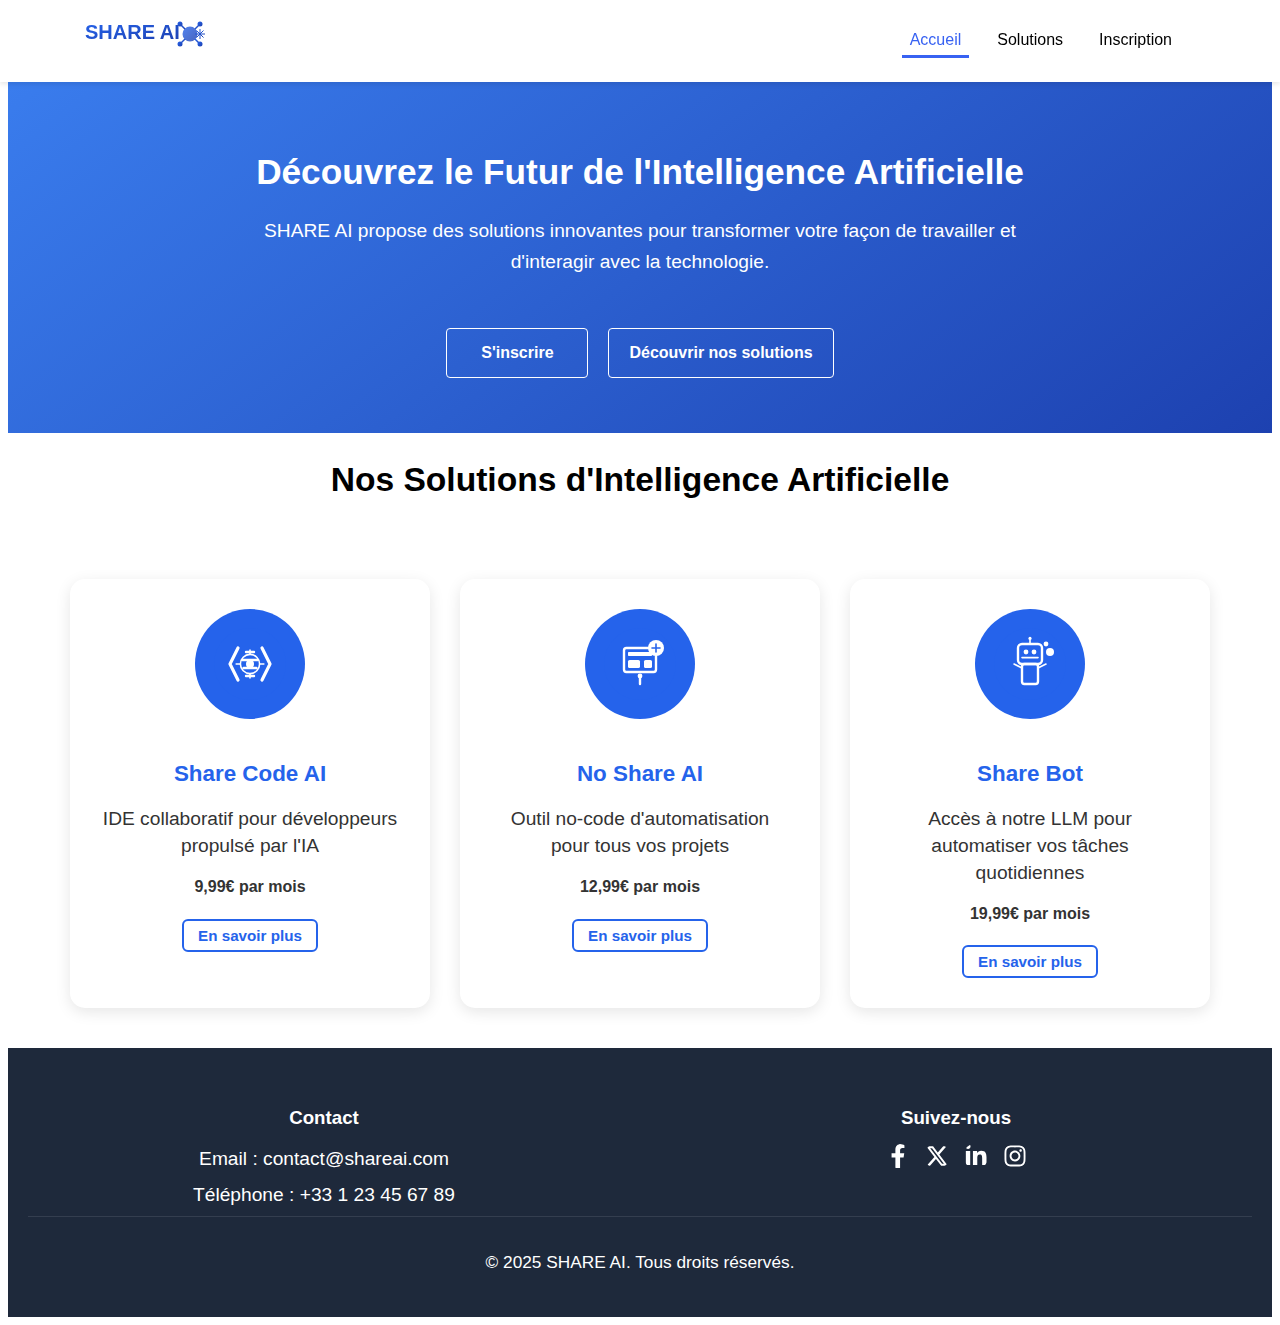
<file: index.html>
<!DOCTYPE html>
<html lang="fr">

<head>
    <meta charset="UTF-8">
    <meta name="viewport" content="width=device-width, initial-scale=1.0">
    <link rel="stylesheet" href="styles/accueil.css">
    <!-- titre de la page -->
    <title>SHARE AI - Solutions d'Intelligence Artificielle</title>
</head>

<body>
    <header>
        <div class="header-container">
            <!-- Ici on retrouve le logo et la nav-->
            <div class="logo">
                <!--Le logo du site-->
                <img src="images/logo.svg" alt="logo"><br>


            </div>
            <nav><!-- Ici on retrouve la nav-->
                <ul>
                    <li><a href="accueil.html" class="active">Accueil</a></li>
                    <li><a href="solutions.html">Solutions</a></li>
                    <li><a href="inscription.html">Inscription</a></li>
                </ul>
            </nav>
        </div>
    </header>

    <!--La partie main-->
    <main>
        <section class="banner">
            <div class="banner-content">
                <h2>Découvrez le Futur de l'Intelligence Artificielle</h2>
                <p>
                    SHARE AI propose des solutions innovantes pour transformer votre façon de travailler et <br>
                    d'interagir avec la technologie.
                </p>
                <div class="banner-buttons">
                    <a class="btn" href="inscription.html">S'inscrire</a>
                    <a class="bouton2" href="solutions.html">Découvrir nos solutions</a>
        </section>

        <section>
            <h2 class="titre-solutions">Nos Solutions d'Intelligence Artificielle</h2>

            <section class="grid-container">
                <!-- l'alt de l'image est pour l'accessibilité -->
                <div class="grid-item">
                    <img src="images/share-code-ai-logo.svg" height="80px" alt="share code">
                    <h2>Share Code AI</h2>
                    <p>IDE collaboratif pour développeurs propulsé par l'IA</p>
                    <p class="prix">9,99€ par mois</p>
                    <a class="btn" href="solutions.html" >En savoir plus</a>
                </div>

                <div class="grid-item">
                    <img src="images/no-share-ai-logo.svg" height="80px" alt="no share">
                    <h2>No Share AI</h2>
                    <p>Outil no-code d'automatisation pour tous vos projets</p>
                    <p class="prix">12,99€ par mois</p>
                    <a class="btn" href="solutions2.html">En savoir plus</a>
                </div>

                <div class="grid-item">
                    <img src="images/share-bot-logo.svg" height="80px" alt="share bot">
                    <h2>Share Bot</h2>
                    <p>Accès à notre LLM pour automatiser vos tâches quotidiennes
                    <p class="prix">19,99€ par mois</p>
                    <a class="btn" href="solutions3.html">En savoir plus</a>
                </div>
            </section>
    </main> <!--Fin de la partie main -->

    <footer class="footer"> <!-- Partie footer -->
        <div class="footer-content">
            <div class="footer-section">
                <h3>Contact</h3>
                <p>Email : contact@shareai.com</p>
                <p>Téléphone : +33 1 23 45 67 89</p>
            </div>
            <div class="footer-section">
                <h3>Suivez-nous</h3>
                <div class="social-icons">
                    <a href="#"><img src="images/facebook.svg" alt="Facebook"></a>
                    <a href="#"><img src="images/x.svg" alt="Twitter"></a>
                    <a href="#"><img src="images/linkedin.svg" alt="LinkedIn"></a>
                    <a href="#"><img src="images/instagram.svg" alt="Instagram"></a>
                </div>
            </div>
        </div>
        <div class="footer-bottom">
            <p class="Copyright">© 2025 SHARE AI. Tous droits réservés.</p>
        </div>
    </footer> <!-- Fin de la partie footer-->
</body>

</html>
</file>
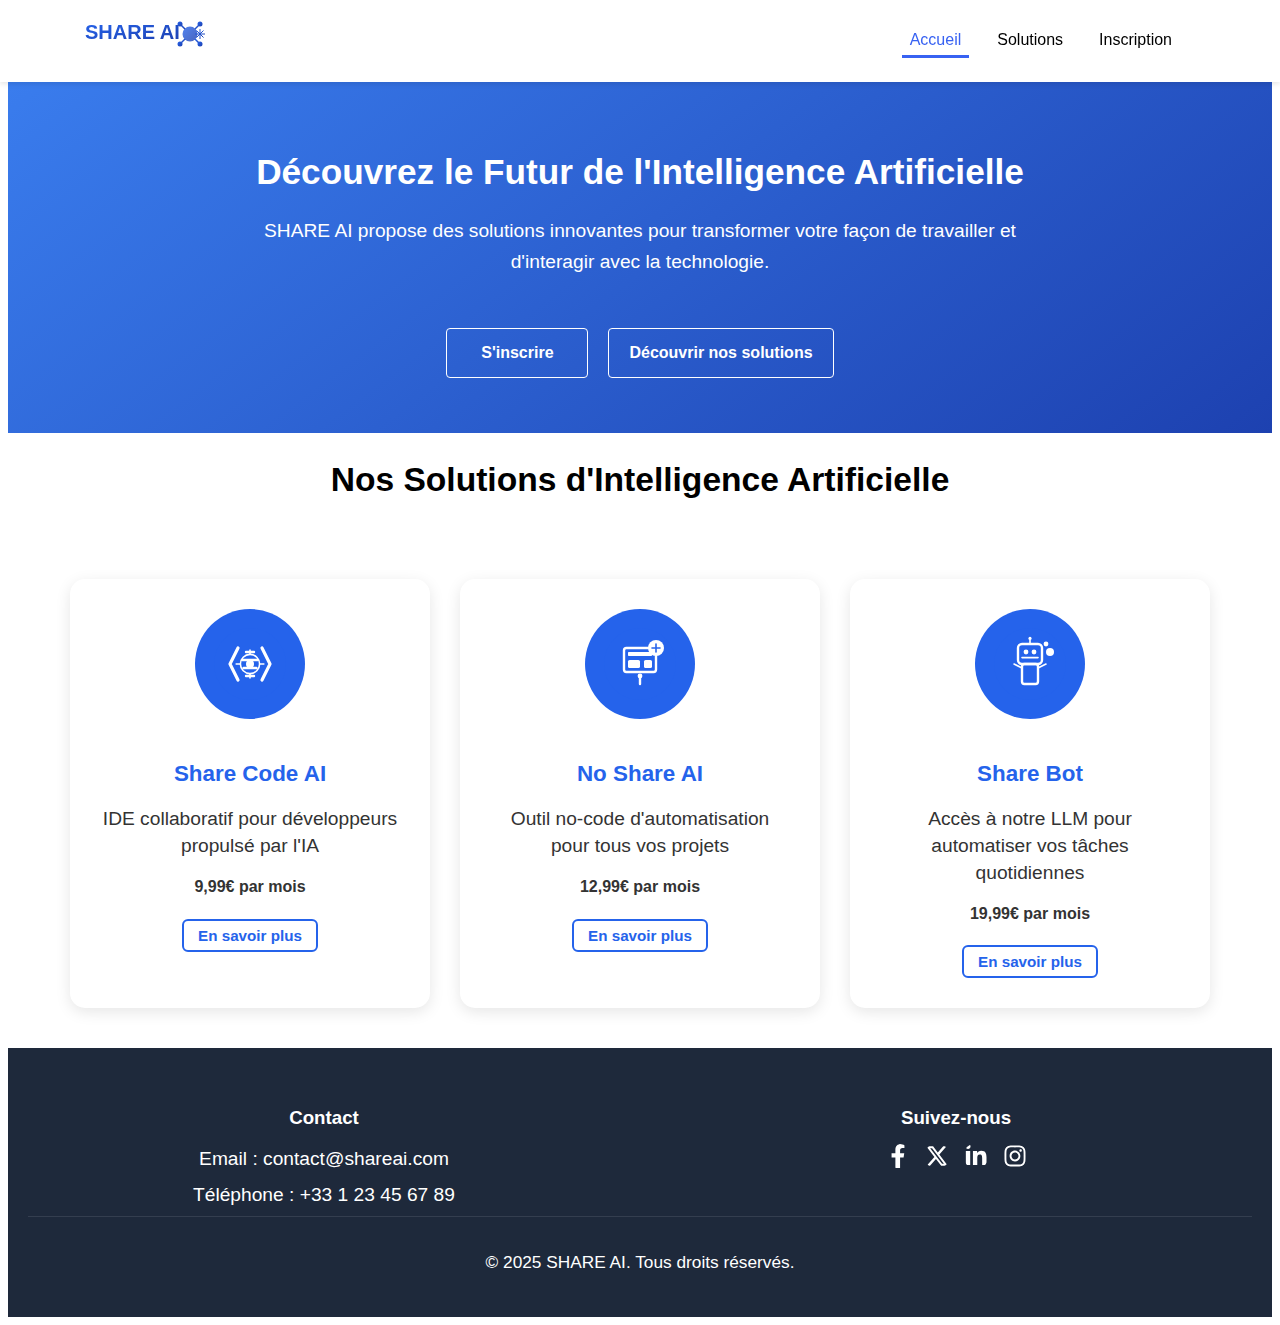
<file: accueil.html>
<!DOCTYPE html>
<html lang="fr">

<head>
    <meta charset="UTF-8">
    <meta name="viewport" content="width=device-width, initial-scale=1.0">
    <link rel="stylesheet" href="styles/accueil.css">
    <!-- titre de la page -->
    <title>SHARE AI - Solutions d'Intelligence Artificielle</title>
</head>

<body>
    <header>
        <div class="header-container">
            <!-- Ici on retrouve le logo et la nav-->
            <div class="logo">
                <!--Le logo du site-->
                <img src="../images/logo.svg" alt="logo"><br>

            </div>
            <nav><!-- Ici on retrouve la nav-->
                <ul>
                    <li><a href="accueil.html" class="active">Accueil</a></li>
                    <li><a href="solutions.html">Solutions</a></li>
                    <li><a href="inscription.html">Inscription</a></li>
                </ul>
            </nav>
        </div>
    </header>

    <!--La partie main-->
    <main>
        <section class="banner">
            <div class="banner-content">
                <h2>Découvrez le Futur de l'Intelligence Artificielle</h2>
                <p>
                    SHARE AI propose des solutions innovantes pour transformer votre façon de travailler et <br>
                    d'interagir avec la technologie.
                </p>
                <div class="banner-buttons">
                    <a class="btn" href="/inscription.html">S'inscrire</a>
                    <a class="bouton2" href="/solutions.html">Découvrir nos solutions</a>
        </section>

        <section>
            <h2 class="titre-solutions">Nos Solutions d'Intelligence Artificielle</h2>

            <section class="grid-container">
                <!-- l'alt de l'image est pour l'accessibilité -->
                <div class="grid-item">
                    <img src="../images/share-code-ai-logo.svg" height="80px" alt="share code">
                    <h2>Share Code AI</h2>
                    <p>IDE collaboratif pour développeurs propulsé par l'IA</p>
                    <p class="prix">9,99€ par mois</p>
                    <a class="btn" href="/solutions.html" >En savoir plus</a>
                </div>

                <div class="grid-item">
                    <img src="../images/no-share-ai-logo.svg" height="80px" alt="no share">
                    <h2>No Share AI</h2>
                    <p>Outil no-code d'automatisation pour tous vos projets</p>
                    <p class="prix">12,99€ par mois</p>
                    <a class="btn" href="/solutions2.html">En savoir plus</a>
                </div>

                <div class="grid-item">
                    <img src="../images/share-bot-logo.svg" height="80px" alt="share bot">
                    <h2>Share Bot</h2>
                    <p>Accès à notre LLM pour automatiser vos tâches quotidiennes
                    <p class="prix">19,99€ par mois</p>
                    <a class="btn" href="/solutions3.html">En savoir plus</a>
                </div>
            </section>
    </main> <!--Fin de la partie main -->

    <footer class="footer"> <!-- Partie footer -->
        <div class="footer-content">
            <div class="footer-section">
                <h3>Contact</h3>
                <p>Email : contact@shareai.com</p>
                <p>Téléphone : +33 1 23 45 67 89</p>
            </div>
            <div class="footer-section">
                <h3>Suivez-nous</h3>
                <div class="social-icons">
                    <a href="#"><img src="../images/facebook.svg" alt="Facebook"></a>
                    <a href="#"><img src="../images/x.svg" alt="Twitter"></a>
                    <a href="#"><img src="../images/linkedin.svg" alt="LinkedIn"></a>
                    <a href="#"><img src="../images/instagram.svg" alt="Instagram"></a>
                </div>
            </div>
        </div>
        <div class="footer-bottom">
            <p class="Copyright">© 2025 SHARE AI. Tous droits réservés.</p>
        </div>
    </footer> <!-- Fin de la partie footer-->
</body>

</html>
</file>
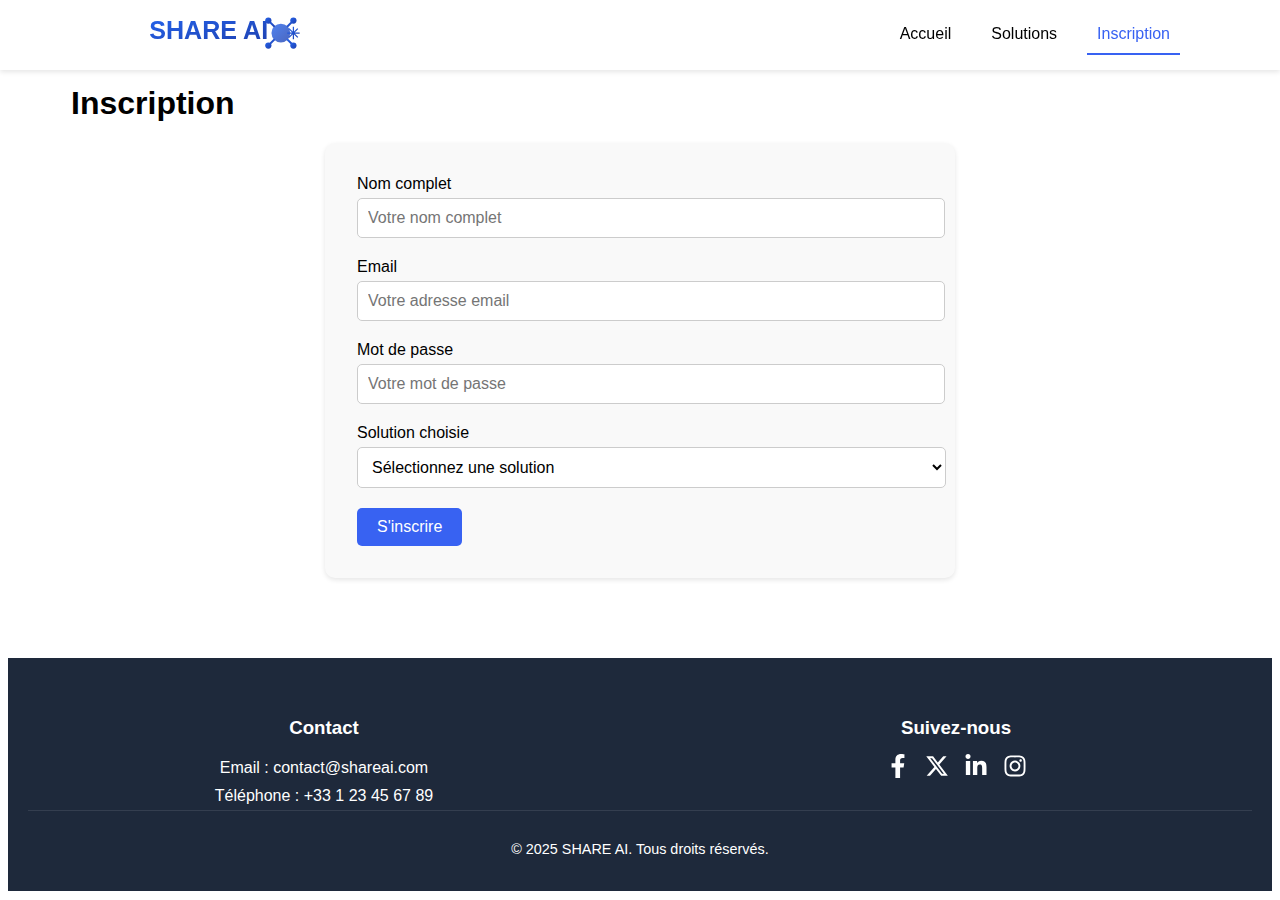
<file: inscription.html>
<!DOCTYPE html>
<html lang="fr">

<head>
    <meta charset="UTF-8">
    <meta name="viewport" content="width=device-width, initial-scale=1.0">
    <link rel="stylesheet" href="styles/inscription.css">
    <!-- titre de la page -->
    <title>SHARE AI - Solutions d'Intelligence Artificielle</title>
</head>

<body> <!-- Début de la partie body-->
    <header>
        <div class="header-container">
            <!-- Ici on retrouve le logo et la nav-->
            <div class="logo">
                <!--Le logo du site-->
                <img src="../images/logo.svg" alt="logo"><br>
                <!-- Ici on retrouve la nav-->
            </div>
            <nav>
                <ul>
                    <li><a href="accueil.html">Accueil</a></li>
                    <li><a href="solutions.html">Solutions</a></li>
                    <li><a href="inscription.html" class="active">Inscription</a></li>
                </ul>
            </nav>
        </div>
    </header>

    <!--La partie inscription-->
    <main class="inscription-page">
        <h1 class="titre">Inscription</h1>

        <!-- "for" et "id" permettent de lier le label à l'input -->
        <form class="formulaire">
            <label for="name">Nom complet</label>
            <input type="text" id="name" placeholder="Votre nom complet">
            <br>
            <label for="email">Email</label>
            <input type="email" id="email" placeholder="Votre adresse email">
            <br>
            <label for="password">Mot de passe</label>
            <input type="password" id="password" placeholder="Votre mot de passe">
            <br>
            <!-- input de type select -->
            <label for="solution">Solution choisie</label>
            <select id="solution">
                <option value="Sélectionnez">Sélectionnez une solution</option>
                <option value="share-code-ai">Share Code AI</option>
                <option value="no-share-ai">No Share AI</option>
                <option value="share-bot">Share Bot</option>
            </select>
            <br>
            <input type="submit" value="S'inscrire"> <!--Le bouton d'inscription-->
        </form> <!-- Fin de la partie inscription-->
    </main> 

    <footer class="footer"> <!-- Début de la partie footer-->
        <div class="footer-content">
            <div class="footer-section">
                <h3>Contact</h3>
                <p>Email : contact@shareai.com</p>
                <p>Téléphone : +33 1 23 45 67 89</p>
            </div>
            <div class="footer-section">
                <h3>Suivez-nous</h3>
                <div class="social-icons">
                    <a href="#"><img src="../images/facebook.svg" alt="Facebook"></a>
                    <a href="#"><img src="../images/x.svg" alt="Twitter"></a>
                    <a href="#"><img src="../images/linkedin.svg" alt="LinkedIn"></a>
                    <a href="#"><img src="../images/instagram.svg" alt="Instagram"></a>
                </div>
            </div>
        </div>
        <div class="footer-bottom">
            <p class="Copyright">© 2025 SHARE AI. Tous droits réservés.</p>
        </div>
    </footer><!-- Fin de la partie footer-->
</body> <!-- Fin de la partie body-->

</html>
</file>
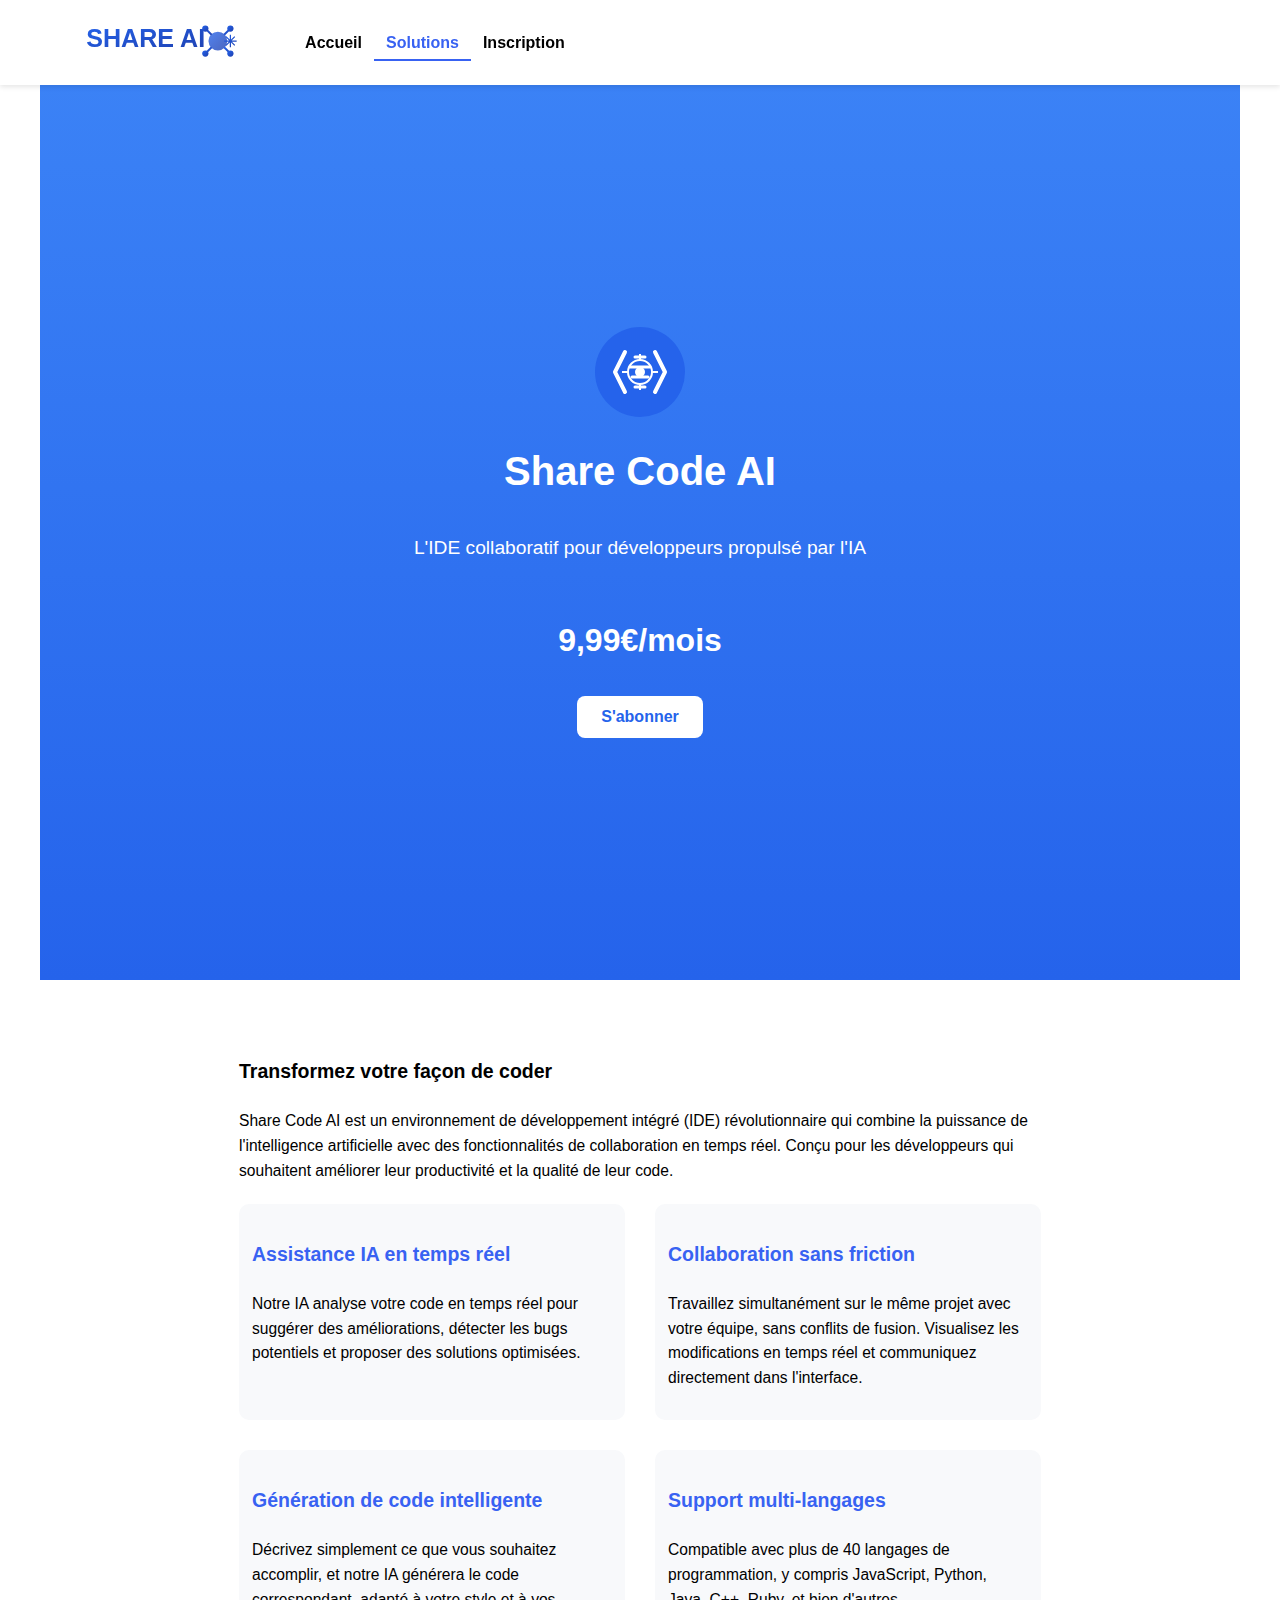
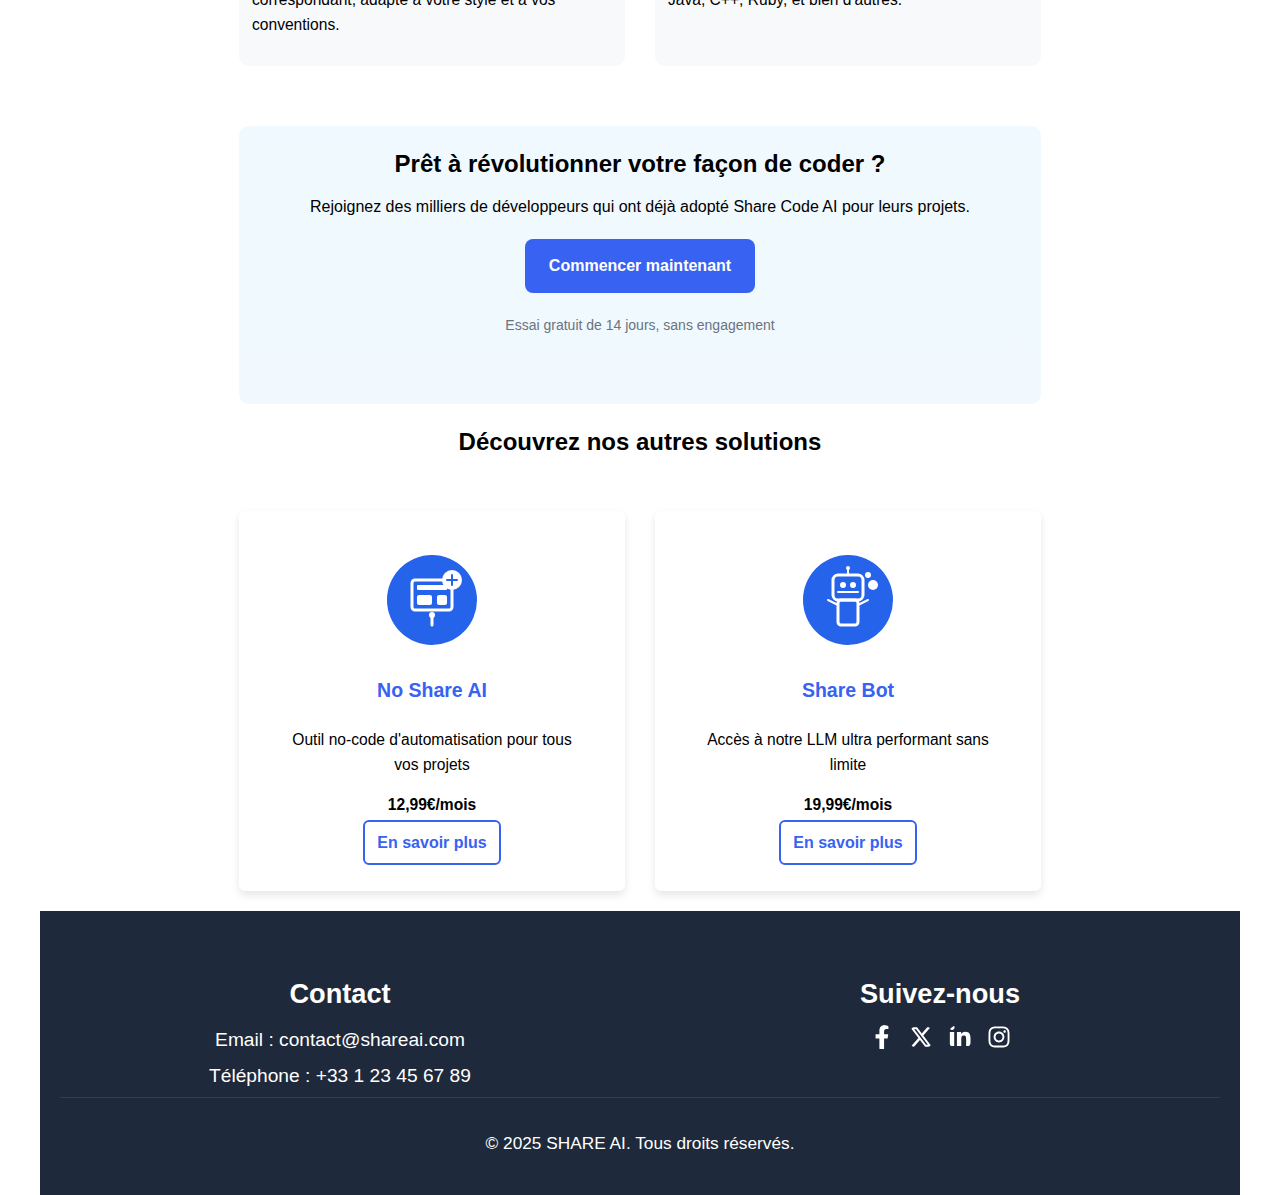
<file: solutions.html>
<!DOCTYPE html>
<html lang="fr">

<head>
    <meta charset="UTF-8">
    <!-- Supprimé si tu veux désactiver le responsive -->
    <!-- <meta name="viewport" content="width=device-width, initial-scale=1.0"> -->
    <link rel="stylesheet" href="styles/solutions.css">
    <title>SHARE AI - Solutions d'Intelligence Artificielle</title>
</head>

<body>

    <header>
        <div class="header-container">
            <div class="logo">
                <a href="index.html">
                    <img src="images/logo.svg" alt="Logo Share AI">
                </a>
            </div>
            <nav class="nav">
                <ul>
                    <li><a href="index.html">Accueil</a></li>
                    <li><a href="solutions.html" class="active">Solutions</a></li>
                    <li><a href="inscription.html">Inscription</a></li>
                </ul>
            </nav>
        </div>
    </header>

    <main>

        <section class="hero">
            <img src="./images/share-code-ai-logo.svg" alt="logo share code AI">
            <h1>Share Code AI</h1>
            <p class="description">L'IDE collaboratif pour développeurs propulsé par l'IA</p>
            <p class="price">9,99€/mois</p>
            <a class="hero-button" href="inscription.html">S'abonner</a>
        </section>

        <section class="detailscontainer">
            <h4 class="transtitle">Transformez votre façon de coder</h4>
            <p> Share Code AI est un environnement de développement intégré (IDE) révolutionnaire qui combine la
                puissance de l'intelligence artificielle avec des fonctionnalités de collaboration en temps réel.
                Conçu pour les développeurs qui souhaitent améliorer leur productivité et la qualité de leur code.
            </p>

            <div class="grid-container">
                <div class="grid-item">
                    <h4>Assistance IA en temps réel</h4>
                    <p>Notre IA analyse votre code en temps réel pour suggérer des améliorations, détecter les bugs
                        potentiels et proposer des solutions optimisées.</p>
                </div>

                <div class="grid-item">
                    <h4>Collaboration sans friction</h4>
                    <p>Travaillez simultanément sur le même projet avec votre équipe, sans conflits de fusion.
                        Visualisez les modifications en temps réel et communiquez directement dans l'interface.</p>
                </div>

                <div class="grid-item">
                    <h4>Génération de code intelligente</h4>
                    <p>Décrivez simplement ce que vous souhaitez accomplir, et notre IA générera le code
                        correspondant, adapté à votre style et à vos conventions.</p>
                </div>

                <div class="grid-item">
                    <h4>Support multi-langages</h4>
                    <p>Compatible avec plus de 40 langages de programmation, y compris JavaScript, Python, Java,
                        C++, Ruby, et bien d'autres.</p>
                </div>
            </div>

            <div class="hero2">
                <h3>Prêt à révolutionner votre façon de coder ?</h3>
                Rejoignez des milliers de développeurs qui ont déjà adopté Share Code AI pour leurs projets.<br>
                <a class="hero-button2" href="inscription.html">Commencer maintenant</a><br>
                <p class="texte-gris">Essai gratuit de 14 jours, sans engagement</p>
            </div>

            <h3>Découvrez nos autres solutions</h3><br>

            <div class="grid-container">
                <div class="grid-item2">
                    <img src="images/no-share-ai-logo.svg" alt="no share">
                    <br>
                    <h4>No Share AI</h4>
                    <p>Outil no-code d'automatisation pour tous vos projets</p>
                    <p><strong>12,99€/mois</strong></p>
                    <a class="card-button" href="/solutions2.html">En savoir plus</a>
                </div>

                <div class="grid-item2">
                    <img src="images/share-bot-logo.svg" alt="share bot">
                    <br>
                    <h4>Share Bot</h4>
                    <p>Accès à notre LLM ultra performant sans limite</p>
                    <p><strong>19,99€/mois</strong></p>
                    <a class="card-button" href="/solutions3.html">En savoir plus</a>
                </div>
            </div>
        </section>

    </main>

    <footer class="footer">
        <div class="footer-content">
            <div class="footer-section">
                <h3>Contact</h3>
                <p>Email : contact@shareai.com</p>
                <p>Téléphone : +33 1 23 45 67 89</p>
            </div>
            <div class="footer-section">
                <h3>Suivez-nous</h3>
                <div class="social-icons">
                    <a href="#"><img src="images/facebook.svg" alt="Facebook"></a>
                    <a href="#"><img src="images/x.svg" alt="Twitter"></a>
                    <a href="#"><img src="images/linkedin.svg" alt="LinkedIn"></a>
                    <a href="#"><img src="images/instagram.svg" alt="Instagram"></a>
                </div>
            </div>
        </div>
        <div class="footer-bottom">
            <p class="Copyright">© 2025 SHARE AI. Tous droits réservés.</p>
        </div>
    </footer>

</body>

</html>
</file>
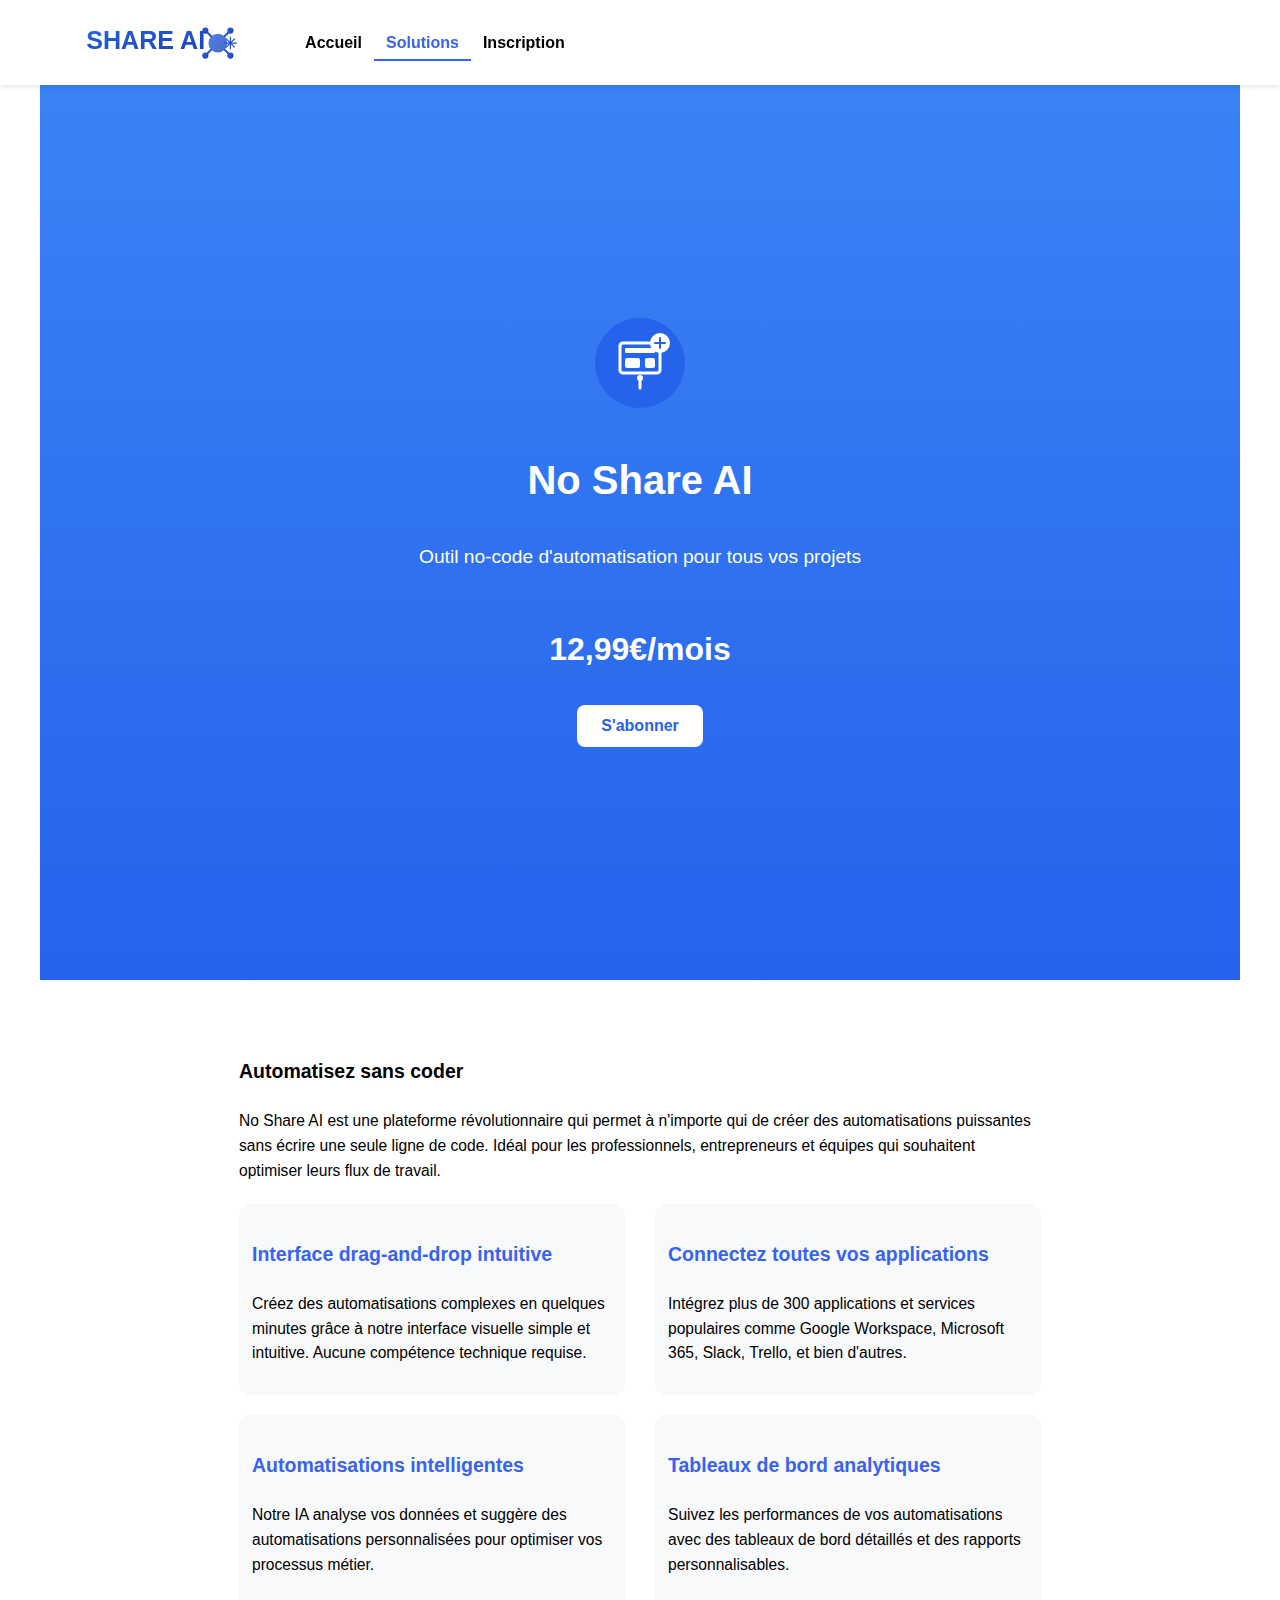
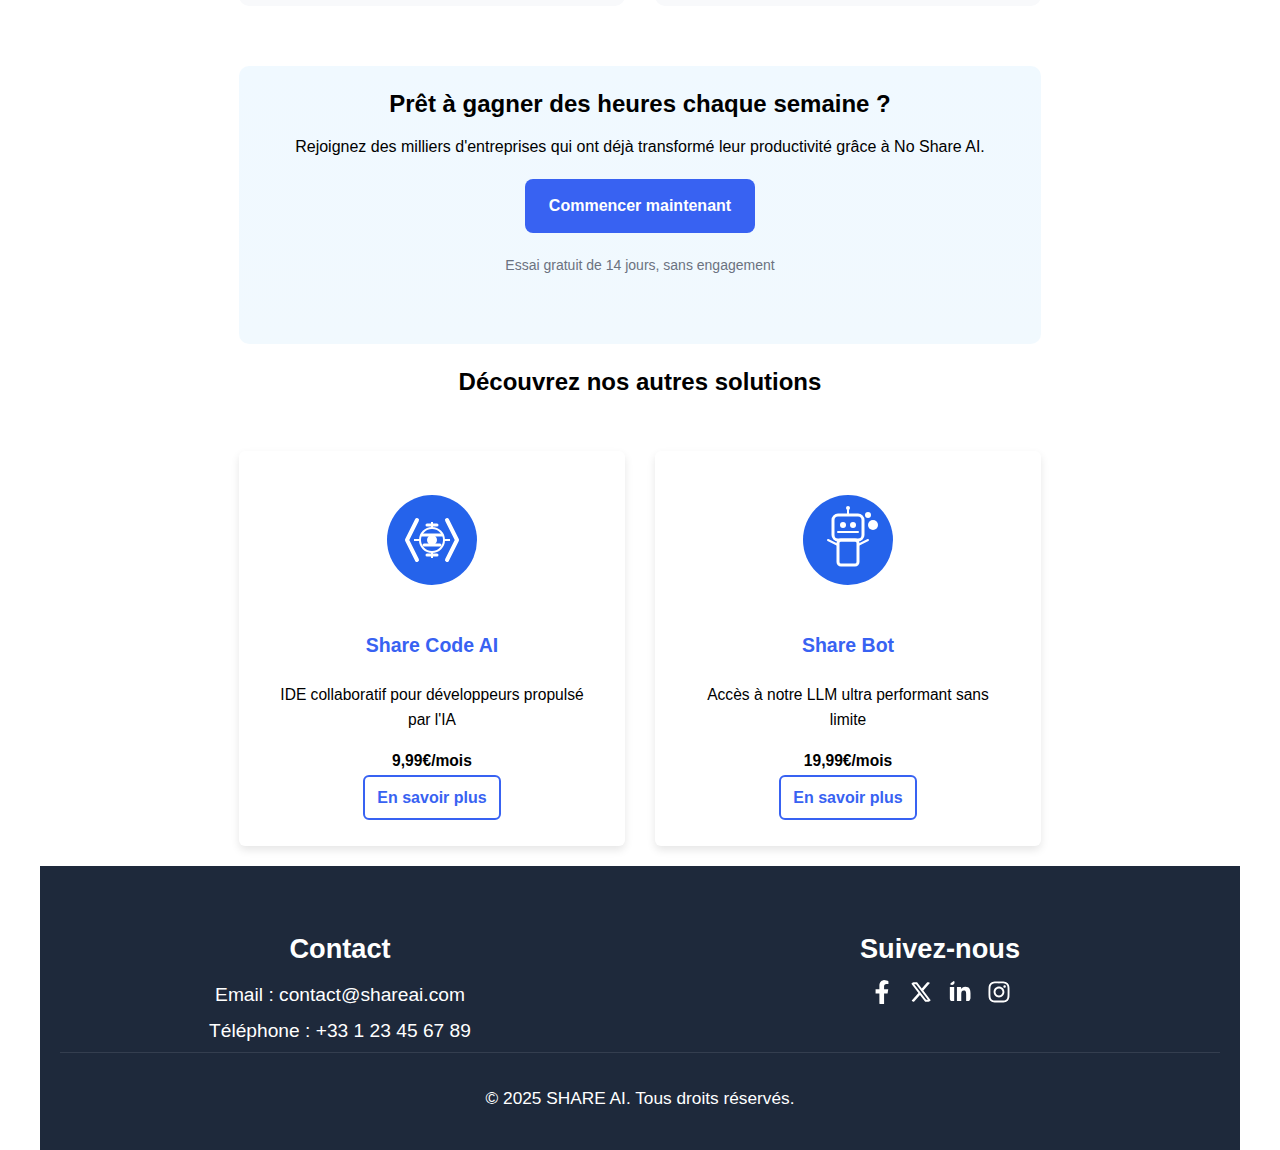
<file: solutions2.html>
<!DOCTYPE html>
<html lang="fr">

<head>
    <meta charset="UTF-8">
    <meta name="viewport" content="width=device-width, initial-scale=1.0">
    <link rel="stylesheet" href="styles/solutions.css">
    <!-- titre de la page -->
    <title>SHARE AI - Solutions d'Intelligence Artificielle</title>
</head>

<body>
    <header>
        <div class="header-container">
            <!-- Ici on retrouve le logo et la nav-->
            <div class="logo">
                <!--Le logo du site-->
                <img src="images/logo.svg"><br>
                <!-- Ici on retrouve la nav-->
            </div>
            <nav>
                <ul>
                    <li><a href="index.html">Accueil</a></li>
                    <li><a href="solutions.html" class="active">Solutions</a></li>
                    <li><a href="inscription.html">Inscription</a></li>
                </ul>
            </nav>
        </div>
    </header>

    <main>
        <!--Contenu-->

        <section class="hero">
            <img src="./images/no-share-ai-logo.svg" alt="logo no share"><br>
            <h1>No Share AI</h1>
            <p class="description">Outil no-code d'automatisation pour tous vos projets</p>
            <p class="price">12,99€/mois</p>
            <a class="hero-button" href="/inscription.html">S'abonner</a>
        </section>

        <section class="detailscontainer">
            <h4 class="transtitle">Automatisez sans coder</h4>
            <p> No Share AI est une plateforme révolutionnaire qui permet à n'importe qui de créer des automatisations puissantes sans écrire une seule ligne de code. Idéal pour les professionnels, entrepreneurs et équipes qui souhaitent optimiser leurs flux de travail.
            </p>

            <div class="grid-container">
                <div class="grid-item">
                    <h4>Interface drag-and-drop intuitive</h4>
                    <p>Créez des automatisations complexes en quelques minutes grâce à notre interface visuelle simple et intuitive. Aucune compétence technique requise.</p>
                </div>

                <div class="grid-item">
                    <h4>Connectez toutes vos applications</h4>
                    <p>Intégrez plus de 300 applications et services populaires comme Google Workspace, Microsoft 365, Slack, Trello, et bien d'autres.</p>
                </div>
            </div>

            <div class="grid-container">
                <div class="grid-item">
                    <h4>Automatisations intelligentes</h4>
                    <p>Notre IA analyse vos données et suggère des automatisations personnalisées pour optimiser vos processus métier.</p>
                </div>

                <div class="grid-item">
                    <h4>Tableaux de bord analytiques</h4>
                    <p>Suivez les performances de vos automatisations avec des tableaux de bord détaillés et des rapports personnalisables.</p>
                </div>
            </div>
            </div>

            <div class="hero2">
                <h3>Prêt à gagner des heures chaque semaine ?</h3>
                Rejoignez des milliers d'entreprises qui ont déjà transformé leur productivité grâce à No Share AI.<br>
                <a class="hero-button2" href="./inscription.html">Commencer maintenant</a><br>
                <p class="texte-gris">Essai gratuit de 14 jours, sans engagement</p>
            </div>

            <h3>Découvrez nos autres solutions</h3><br>

            <div class="grid-container">
                <div class="grid-item2">
                    <img src="/images/share-code-ai-logo.svg" alt="share code"><br>
                    <br>
                    <h4>Share Code AI</h4>
                    <p>IDE collaboratif pour développeurs propulsé par l'IA</p>
                    <p><strong>9,99€/mois</strong></p>
                    <a class="card-button" href="/solutions.html">En savoir plus</a>
                </div>

                <div class="grid-item2">
                    <img src="./images/share-bot-logo.svg" alt="share bot"><br>
                    <br>
                    <h4>Share Bot</h4>
                    <p>Accès à notre LLM ultra performant sans limite</p>
                    <p><strong>19,99€/mois</strong></p>
                    <a class="card-button" href="/solutions3.html">En savoir plus</a>
                </div>
            </div>
    </main>

    <footer class="footer">
        <div class="footer-content">
            <div class="footer-section">
                <h3>Contact</h3>
                <p>Email : contact@shareai.com</p>
                <p>Téléphone : +33 1 23 45 67 89</p>
            </div>
            <div class="footer-section">
                <h3>Suivez-nous</h3>
                <div class="social-icons">
                    <a href="#"><img src="images/facebook.svg" alt="Facebook"></a>
                    <a href="#"><img src="images/x.svg" alt="Twitter"></a>
                    <a href="#"><img src="images/linkedin.svg" alt="LinkedIn"></a>
                    <a href="#"><img src="images/instagram.svg" alt="Instagram"></a>
                </div>
            </div>
        </div>
        <div class="footer-bottom">
            <p class="Copyright">© 2025 SHARE AI. Tous droits réservés.</p>
        </div>
    </footer>
</body>

</html>
</file>
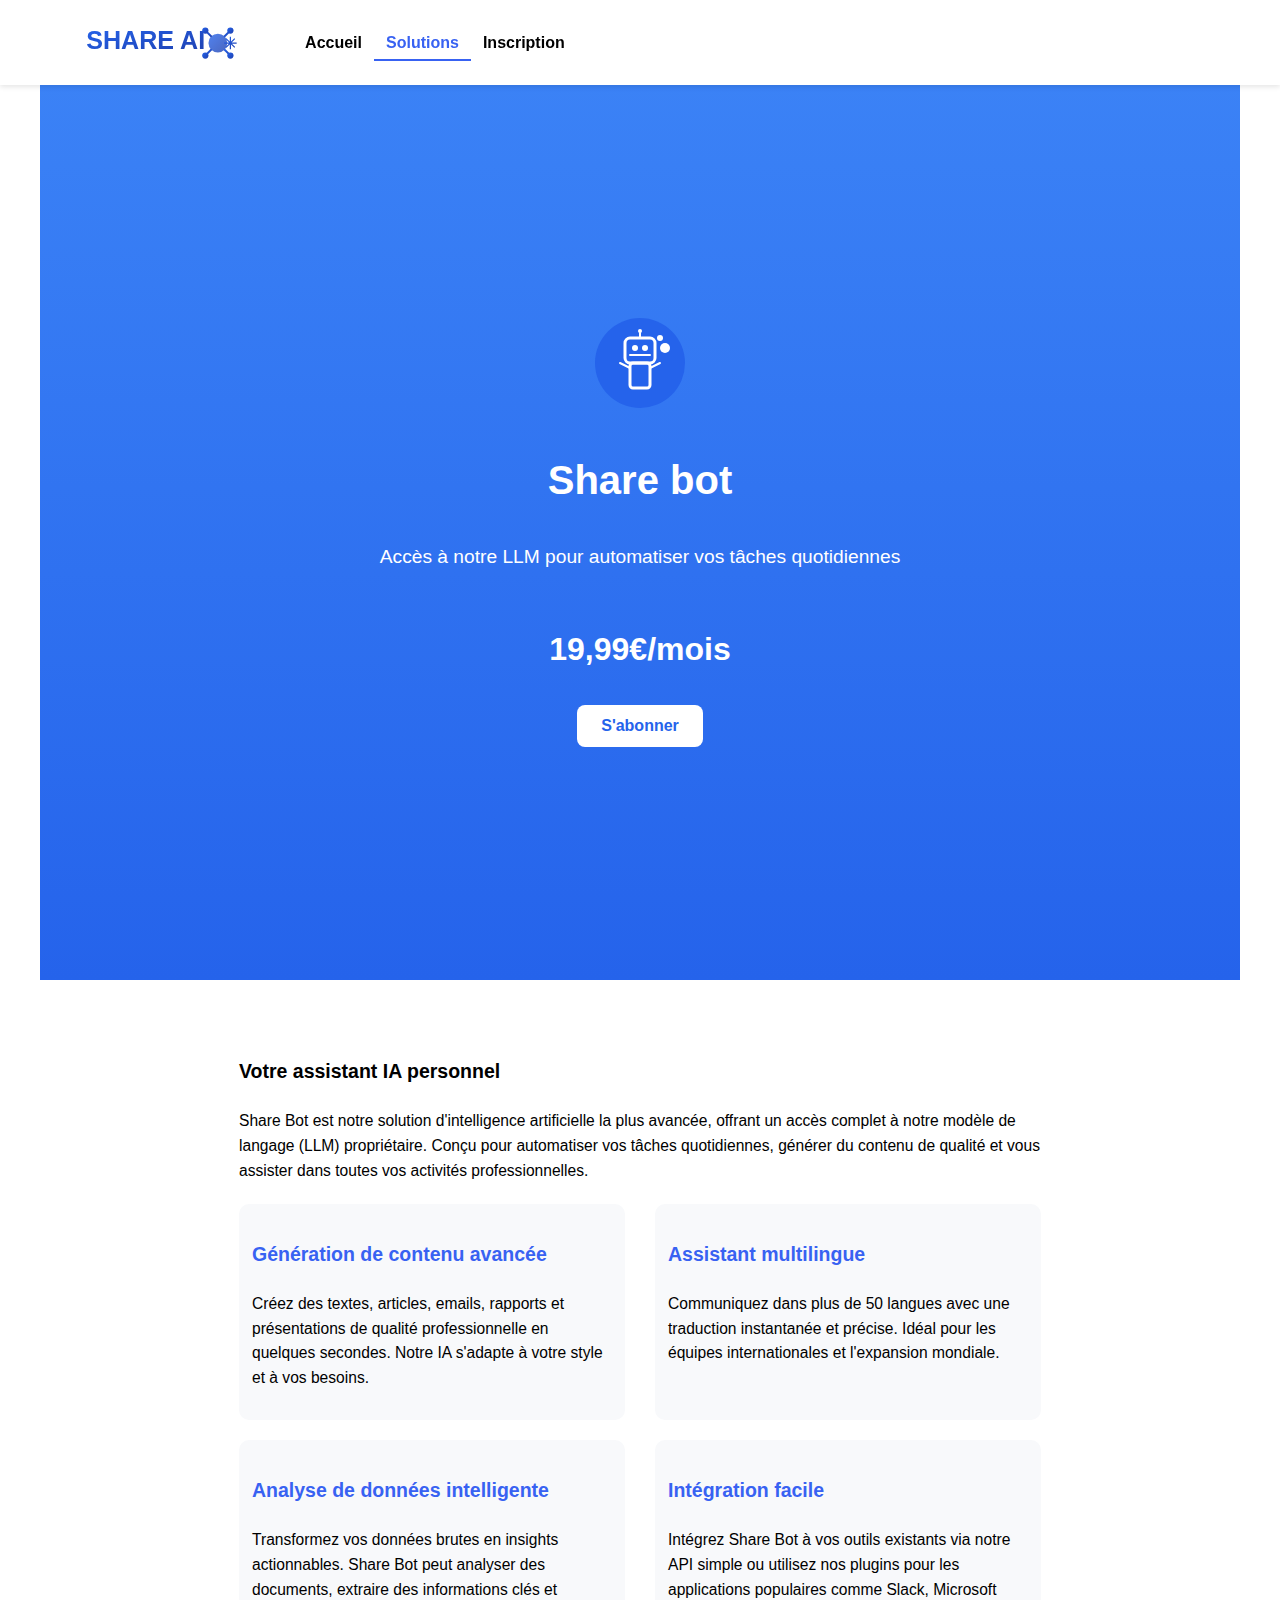
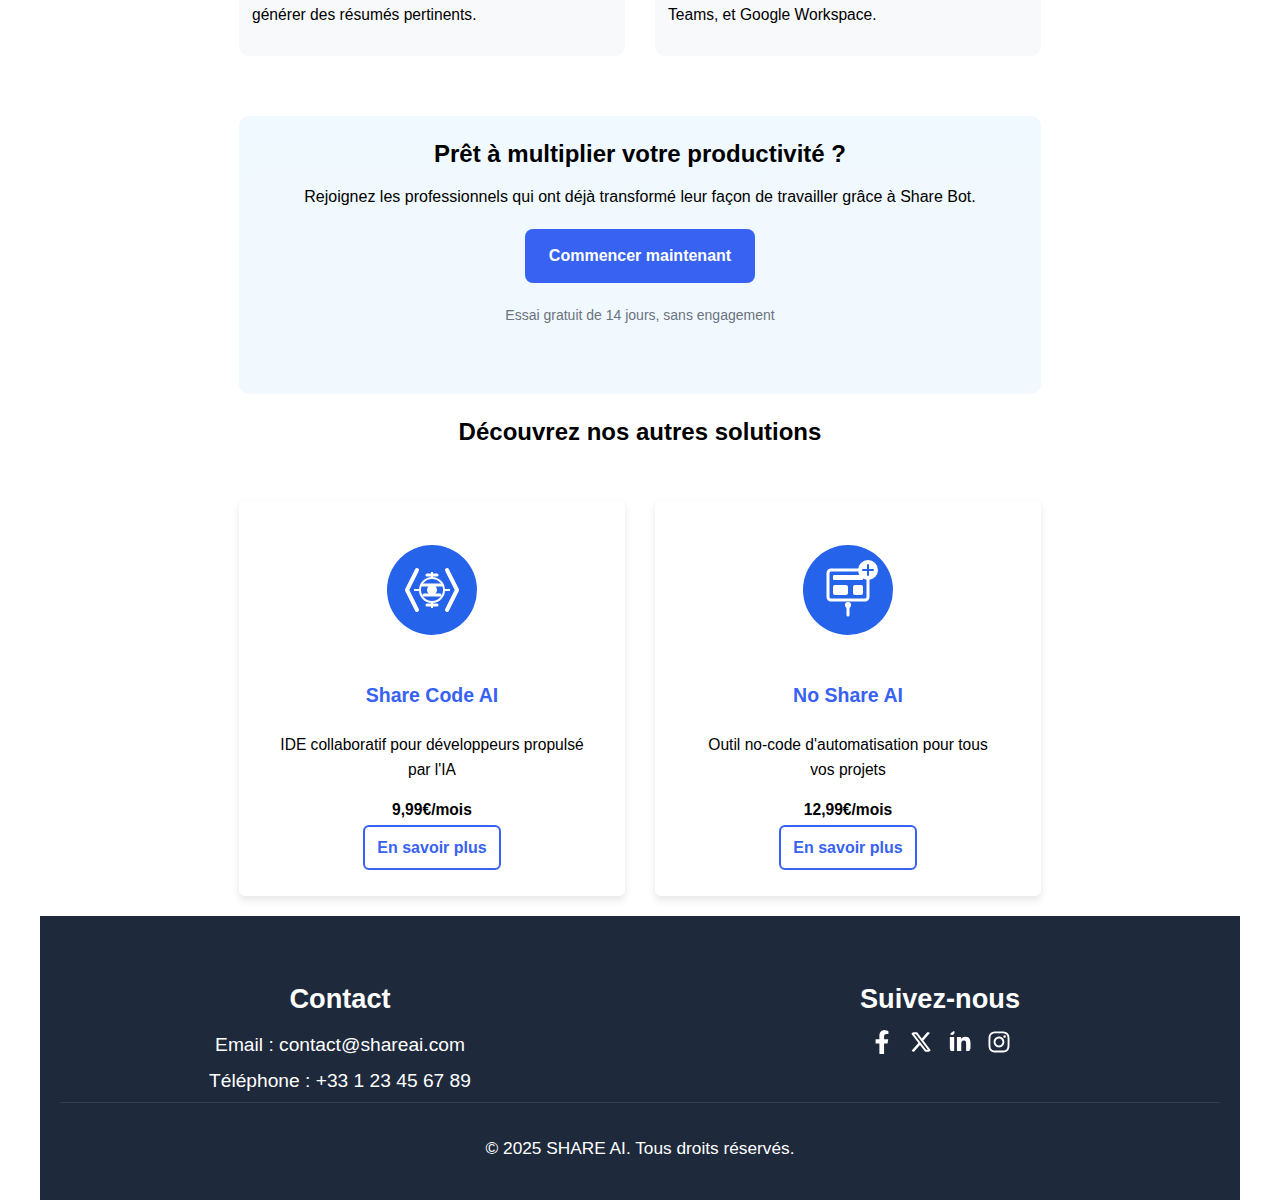
<file: solutions3.html>
<!DOCTYPE html>
<html lang="fr">

<head>
    <meta charset="UTF-8">
    <meta name="viewport" content="width=device-width, initial-scale=1.0">
    <link rel="stylesheet" href="styles/solutions.css">
    <!-- titre de la page -->
    <title>SHARE AI - Solutions d'Intelligence Artificielle</title>
</head>

<body>
    <header>
        <div class="header-container">
            <!-- Ici on retrouve le logo et la nav-->
            <div class="logo">
                <!--Le logo du site-->
                <img src="images/logo.svg">
                <!-- Ici on retrouve la nav-->
            </div>
            <nav>
                <ul>
                    <li><a href="index.html">Accueil</a></li>
                    <li><a href="solutions.html" class="active">Solutions</a></li>
                    <li><a href="inscription.html">Inscription</a></li>
                </ul>
            </nav>
        </div>
    </header>

    <main>
        <!--Contenu-->

        <section class="hero">
            <img src="images/share-bot-logo.svg" alt="logo share bot"><br>
            <h1>Share bot</h1>
            <p class="description">Accès à notre LLM pour automatiser vos tâches quotidiennes</p>
            <p class="price">19,99€/mois</p>
            <a class="hero-button" href="inscription.html">S'abonner</a>
        </section>

        <section class="detailscontainer">
            <h4 class="transtitle">Votre assistant IA personnel</h4>
            <p> Share Bot est notre solution d'intelligence artificielle la plus avancée, offrant un accès complet à notre modèle de langage (LLM) propriétaire. Conçu pour automatiser vos tâches quotidiennes, générer du contenu de qualité et vous assister dans toutes vos activités professionnelles.
            </p>

            <div class="grid-container">
                <div class="grid-item">
                    <h4>Génération de contenu avancée</h4>
                    <p>Créez des textes, articles, emails, rapports et présentations de qualité professionnelle en quelques secondes. Notre IA s'adapte à votre style et à vos besoins.</p>
                </div>

                <div class="grid-item">
                    <h4>Assistant multilingue</h4>
                    <p>Communiquez dans plus de 50 langues avec une traduction instantanée et précise. Idéal pour les équipes internationales et l'expansion mondiale.</p>
                </div>
            </div>

            <div class="grid-container">
                <div class="grid-item">
                    <h4>Analyse de données intelligente</h4>
                    <p>Transformez vos données brutes en insights actionnables. Share Bot peut analyser des documents, extraire des informations clés et générer des résumés pertinents.</p>
                </div>

                <div class="grid-item">
                    <h4>Intégration facile</h4>
                    <p>Intégrez Share Bot à vos outils existants via notre API simple ou utilisez nos plugins pour les applications populaires comme Slack, Microsoft Teams, et Google Workspace.</p>
                </div>
            </div>
            </div>

            <div class="hero2">
                <h3>Prêt à multiplier votre productivité ?</h3>
                Rejoignez les professionnels qui ont déjà transformé leur façon de travailler grâce à Share Bot.<br>
                <a class="hero-button2" href="inscription.html">Commencer maintenant</a><br>
                <p class="texte-gris">Essai gratuit de 14 jours, sans engagement</p>
            </div>

            <h3>Découvrez nos autres solutions</h3><br>

            <div class="grid-container">
                <div class="grid-item2">
                    <img src="images/share-code-ai-logo.svg" alt="share code"><br>
                    <br>
                    <h4>Share Code AI</h4>
                    <p>IDE collaboratif pour développeurs propulsé par l'IA</p>
                    <p><strong>9,99€/mois</strong></p>
                    <a class="card-button" href="solutions.html">En savoir plus</a>
                </div>

                <div class="grid-item2">
                    <img src="images/no-share-ai-logo.svg" alt="no share"><br>
                    <br>
                    <h4>No Share AI</h4>
                    <p>Outil no-code d'automatisation pour tous vos projets</p>
                    <p><strong>12,99€/mois</strong></p>
                    <a class="card-button" href="solutions2.html">En savoir plus</a>
                </div>
            </div>
    </main>

    <footer class="footer">
        <div class="footer-content">
            <div class="footer-section">
                <h3>Contact</h3>
                <p>Email : contact@shareai.com</p>
                <p>Téléphone : +33 1 23 45 67 89</p>
            </div>
            <div class="footer-section">
                <h3>Suivez-nous</h3>
                <div class="social-icons">
                    <a href="#"><img src="images/facebook.svg" alt="Facebook"></a>
                    <a href="#"><img src="images/x.svg" alt="Twitter"></a>
                    <a href="#"><img src="images/linkedin.svg" alt="LinkedIn"></a>
                    <a href="#"><img src="images/instagram.svg" alt="Instagram"></a>
                </div>
            </div>
        </div>
        <div class="footer-bottom">
            <p class="Copyright">© 2025 SHARE AI. Tous droits réservés.</p>
        </div>
    </footer>
</body>

</html>
</file>
<file: styles/accueil.css>
:root {
    --color-primary: var(--color-primary);
    --color-background: var(--color-background);
    --color-footer: var(--color-footer);
}

/* Partie header */
body {
    font-family: Arial, sans-serif;

}

/* La nav fixe*/
.header-container {
    position: fixed;
    top: 0;
    left: 0;
    width: 100%;
    background-color: white;
    z-index: 1000;
    padding: 0.5rem 5rem; /* déplace légèrement le logo vers la droite */
    display: flex;
    justify-content: space-between;
    align-items: center;
    box-sizing: border-box;
    box-shadow: 0 2px 5px rgba(0, 0, 0, 0.1);
}

.hero-button {
    background-color: white;
    color: #2563eb;
    border: 2px solid #2563eb;
    padding: 12px 24px;
    font-size: 1rem;
    font-weight: bold;
    border-radius: 8px;
    cursor: pointer;
    transition: all 0.3s ease;
    display: inline-block;
    text-align: center;
}

.hero-button:hover {
    background-color: white;
    color: #2563eb;
    border: 2px solid #2563eb;
}


body {
    font-family: Arial, sans-serif;
    padding-top: 60px; /* Espace pour ne pas que le contenu passe sous la nav */
}
a {
    text-decoration: none !important;
}

.logo {
    flex: 0 0 auto;
    display: flex;
    align-items: center;
    justify-content: flex-start;
    margin-right: 100px; 
}

.nav-links {
    display: flex;
    justify-content: flex-end;
    width: auto;
    margin-left: auto; 
    padding-right: 2rem; 
}

.logo img {
    height: 40px;
    margin-top: 6px; /* ← ajuste cette valeur selon le décalage souhaité */
    padding-left: 0;
}

.header li {
    margin: 10px;
}

nav ul {
    display: flex;
    padding: 1,6rem;
    margin: 0;
    list-style: none;
}

/* Style pour chaque élément de la liste */
nav ul li {
    display: flex;
    justify-content: flex-end;
    margin-right: 20px;

}

/* Style pour les liens */
nav ul li a {
    text-decoration: none;
    color: black;
    padding: 10px;
    transition: background-color 0.3s ease;
}   

/* Style pour le lien actif */
nav ul li a.active {
    color: var(--color-primary);
    border-bottom: 2px solid var(--color-primary);
}
/* Style pour le lien actif */
nav ul li a:hover {
    color: var(--color-primary);
}

/* Style pour le conteneur principal */
.container {
    max-width: 1200px;
    margin: 0 auto;
    padding: 20px;
}

/* Style pour le titre principal */
h1 {
    font-size: 2.8em ;
    text-align: center;
    margin-bottom: 20px;
}   

/* Style pour le titre secondaire */
.titre-solutions{
    font-size: 2.1rem;
    text-align: center;
    margin-bottom: 40px;
}

/* Style pour le texte */
p {
    font-size: 1.2em;
    line-height: 1.6;
    text-align: center;
    margin-bottom: 20px;
}

/* Style pour le texte */
.banner p {
    font-size: 1.2em;
    line-height: 1.6 !important;
    text-align: center;
    margin-bottom: 20px;
}

.banner-content a {
    font-weight: bold;
}

/* Style pour les images */
img {
    max-width: 100%;
    height: auto;
    border-radius: 10px;
    margin-bottom: 20px;
}   

/* Style pour le conteneur de la bannière */
.banner {
    /* Dégradé penché pour '-217deg' */
    background: linear-gradient(-217deg, #3a7dee, #1d41b0 );
    color : white;
    padding: 55px 20px;
    text-align: center;
    display: flex;
    justify-content: center;
}

.banner h2 {
    font-size: 2.2rem;
    font-weight: bold;
    margin-bottom: -15px;
}

.banner-content {
    display: flex;
    flex-direction: column;
    align-items: center;
    gap:20px;
    max-width: 800px;
}

.banner-buttons {
    display: flex;
    gap: 20px;
    flex-wrap: wrap;
    justify-content: center;
    margin-top: 10px;
}

.banner-buttons a {
    padding: 15px 20px;
    font-size: 1rem;
    border: 1px solid white;
    background-color: transparent;
    color: white;   
    border-radius: 4px;
    cursor: pointer;
    display: inline-block;
    transition: background-color 0.3s ease, color 0.3s ease;
    min-width: 100px; /* largeur minimale pour les boutons */
}

.banner-buttons a:hover {
    background-color: white;
    color: #0b2982;
}

/* Style pour les boutons */
.grid-container {
    display: flex;
    gap: 30px; /* espace entre les éléments */
    justify-content: center;
    padding: 40px;
    flex-wrap: wrap; /* Permet aux éléments de passer à la ligne si nécessaire */
}

.grid {
    display: grid;
    grid-template-columns: repeat(3, 1fr); /* 3 colonnes égales */
    gap: 15px; /* espace entre les éléments */
    padding: 20px;
}

.grid-item {
    background-color: #fff;
    border-radius: 15px;
    box-shadow: 0 4px 15px rgba(0, 0, 0, 0.1);
    padding: 30px;
    text-align: center;
    max-width: 300px;
    flex: 1 1 250px; /* Permet aux éléments de s'adapter à la largeur de l'écran */
    transition: transform 0.2s ease;
}

.grid-item:hover {
    transform: translateY(-5px);
}

.grid-item img {
    width: 80px;
    height: 80px;
    background-color: #2563eb;
    border-radius: 50%;
    padding: 15px;
    margin-bottom: 20px;
}

.grid-item h2 {
    color: #2563eb;
    font-size: 1.4em;
    margin-bottom: 10px;
}

.grid-item p {
    color: #333;
    margin-bottom: 10px;
    font-weight: normal;
    font-size: 1.2rem;
    line-height: 1.4;
}

.grid-item .prix {
    font-weight: bold;
    font-size: 1rem;
    margin-bottom: 20px;
}

.grid-item .btn:hover {
    background-color: #3874f7 !important;

}

.btn {
    display: inline-block;
    border: 2px solid #2563eb;
    background-color: transparent;
    color: #2563eb;
    text-decoration: none;
    padding: 12px 24px;
    border-radius: 6px;
    font-weight: bold;
    font-size: 1rem;
    transition: background-color 0.3s ease, color 0.3s ease;
}

.btn:hover {
    background-color: #114fb9 !important;
    border: none;
    color: white !important;
}

.bouton1 {
    background-color: #3a7dee;
    color: white;
    text-decoration: none;
    border: none;
    padding: 10px 20px;
    border-radius: 6px;
    font-size: 1rem;
    font-weight: normal;
    cursor: pointer;
    transition: background-color 0.3s ease, color 0.3s ease;
    display: inline-block;
}

.bouton1:hover {
    background-color: #2755de;
    color: white;
}

.grid-item .btn {
    font-size: 0.95rem;
    padding: 6px 14px;
    border-radius: 6px;
}

/* Style pour chaque élément de la liste */
nav ul li {
    display: flex;
    justify-content: flex-end;
    margin-right: 20px;
}

/* Style pour les liens */
nav ul li a {
    text-decoration: none;
    color: black;
    padding: 10px;
    transition: background-color 0.3s ease;
}   

/* Style pour le lien actif */
nav ul li a.active {
    color: var(--color-primary);
    border-bottom: 3px solid var(--color-primary);
}

/* Style pour le footer */
:root {
    --color-primary: #3862f2;
    --color-background: #ffffff;    
    --color-footer: #1e293b;
}

/* Lien normal : Texte noir, sans soulignement */
nav ul li a {
    font-size: 1rem;
    padding: 6px 8px;
    color: black;
    text-decoration: none;
    background: none;
    border: none;
    outline: none;
    transition: background-color 0.3s ease;
}

footer {
    background-color: var(--color-footer);
    color: white;
    padding: 40px 20px 20px;
    font-family: sans-serif;
}

.footer-content {
    display: grid;
    grid-template-columns: repeat(auto-fit, minmax(250px, 1fr));
    gap: 40px;
    align-items: start;
}

.footer-section h3 {
    text-align: center;
    margin-bottom: 15px;
    font-size: 1,7rem;
}

.footer-section p {
    margin: 5px 0;
}

.social-icons {
    display: flex;
    justify-content: center;
    gap: 15px;
    font-size: 1,5rem;
}

.footer-bottom {
    text-align: center;
    font-size: 0.9em;
    border-top: 1px solid rgba(255, 255, 255, 0.1);
    padding-top: 15px;
}
</file>
<file: styles/inscription.css>
:root {
    --color-primary: #3862f2;
    --color-background: #ffffff;    
    --color-footer: #1e293b;
}

body {
    font-family: Arial, sans-serif;
}

/* Partie header */

.header-container {
    display: flex;
    justify-content: space-between;
    align-items: center;
    position: static;
}

.logo img {
    height: 50px;
    padding-left: 63px;
}

.header li {
    margin: 10px;
}

nav ul {
    display: flex;
    padding: 1,6rem;
    margin: 0;
    list-style: none;
    font-family: Arial, sans-serif;
}

/* La nav fixe*/
.header-container {
    position: fixed;
    top: 0;
    left: 0;
    width: 100%;
    background-color: white;
    z-index: 1000;
    padding: 0.5rem 5rem; /* déplace légèrement le logo vers la droite */
    display: flex;
    justify-content: space-between;
    align-items: center;
    box-sizing: border-box;
    box-shadow: 0 2px 5px rgba(0, 0, 0, 0.1);
}

/* Style pour chaque élément de la liste */
nav ul li {
    display: flex;
    justify-content: flex-end;
    margin-right: 20px;
}

/* Style pour les liens */
nav ul li a {
    text-decoration: none;
    color: black;
    padding: 10px;
    transition: background-color 0.3s ease;
}   

/* Style pour le lien actif */
nav ul li a.active {
    color: var(--color-primary);
    border-bottom: 2px solid var(--color-primary);
}

.inscription-page {
    padding-left: 63px;
    padding-right: 63px;
    margin-top: 85px;
}

/* Le formulaire d'inscription */

form {
    margin-bottom: 80px;
    padding: 32px;
    margin-left: 254px;
    margin-right: 254px;
    border-radius: 10px;
    background-color: #f9f9f9;
    box-shadow: 0 2px 5px rgba(0, 0, 0, 0.1);
}


/* Style pour le lien actif */
nav ul li a:hover {
    color: var(--color-primary);
}

label {
    display: block;
    margin-bottom: 5px;
    font-weight: normal;
    font-size: 1em;
}

/* Style pour les champs de saisie */
input[type="text"],
input[type="email"],
input[type="password"],
textarea {
    width: 100%;
    padding: 10px;
    border: 1px solid #ccc;
    border-radius: 5px;
    margin-bottom: 20px;
    font-size: 1em;
}

/* Style pour le bouton d'envoi */
input[type="submit"] {
    background-color: var(--color-primary);
    color: #fff;
    border: none;
    padding: 10px 20px;
    border-radius: 5px;
    cursor: pointer;
    font-size: 1em;
    transition: background-color 0.3s ease;
}

select {
    width: 104%;
    padding: 10px;
    border: 1px solid #ccc;
    border-radius: 5px;
    margin-bottom: 20px;
    font-size: 1em;
    background-color: white;
}

/* Style pour le bouton d'envoi au survol */
input[type="submit"]:hover {
    background-color: #0a32b5;
}

/* Style pour le footer */

/* Lien normal : Texte noir, sans soulignement */
nav ul li a {
    color: black;
    text-decoration: none;
    background: none;
    border: none;
    outline: none;
}

/* Partie footer */

footer {
    background-color: var(--color-footer);
    color: white;
    padding: 40px 20px 20px;
    font-family: sans-serif;
}

.footer-content {
    display: grid;
    grid-template-columns: repeat(auto-fit, minmax(250px, 1fr));
    gap: 40px;
    align-items: start;
}

.footer-section h3 {
    text-align: center;
    margin-bottom: 15px;
    font-size: 1,7rem;
}

.footer-section p {
    margin: 5px 0;
}

.footer-section {
    display: flex;
    flex-direction: column;
    align-items: center;
    text-align: center;
}

.social-icons {
    display: flex;
    justify-content: center;
    gap: 15px;
    font-size: 1,5rem;
}

.footer-bottom {
    text-align: center;
    font-size: 0.9em;
    border-top: 1px solid rgba(255, 255, 255, 0.1);
    padding-top: 15px;
}
</file>
<file: styles/solutions.css>
:root {
    --color-primary: #3862f2;
    --color-background: #ffffff;    
    --color-footer: #1e293b;
    
}/* Header global */
.header-container {
    position: fixed;
    top: 0;
    left: 0;
    width: 100%;
    background-color: white;
    z-index: 1000;
    padding: 0.5rem 5rem;
    display: flex;
    justify-content: space-between;
    align-items: center;
    box-sizing: border-box;
    box-shadow: 0 2px 5px rgba(0, 0, 0, 0.1);
}


/* Espace en haut du body pour ne pas cacher le contenu */

/* Logo */
.logo {
    flex: 0 0 auto;
    display: flex;
    align-items: center;
    justify-content: flex-start;
}

.logo img {
    height: 50px;
    padding-left: 0; 
}

/* Navigation */
nav {
    flex: 1;
}

nav ul {
    display: flex;
    padding: 1.6rem; 
    margin: 0;
    list-style: none;
}


nav ul li {
    margin: 0;
}

nav ul li a {
    text-decoration: none;
    font-size: 1rem;
    font-weight: 600;
    color: black;
    padding: 8px 12px;
    transition: color 0.3s ease, border-bottom 0.3s ease;
}

nav ul li a:hover {
    color: var(--color-primary);
}

/* Lien actif */
nav ul li a.active {
    color: var(--color-primary);
    border-bottom: 2px solid var(--color-primary);
}

/* Style pour le conteneur principal */

body {
    margin: 0;
    font-family: Arial, sans-serif;
    padding-top: 80px;
    width: 1200px;
    margin: 0 auto;
}

.hero {
    background: linear-gradient(#3b82f6, #2563eb);
    color: white;
    min-height: 100vh;
    display: flex;
    flex-direction: column;
    justify-content: center;
    align-items: center;
    text-align: center;
}

.hero2 {
    background: linear-gradient(#f0f9ff, #f1f9fe);
    display: flex;
    flex-direction: column;
    justify-content: center;
    align-items: center;
    text-align: center;
    margin-top: 60px;
    margin-bottom: 20px;
    border-radius: 10px;
    padding-bottom: 65px;
    font-size: medium;
}

.texte-gris {
    color: #6b7280 !important;
    font-size: 14px !important;
    line-height: 0 !important;
}

h3{
    font-size: 1.5rem;
    margin-bottom: 20px;
    text-align: center;    
}


.hero-logo {
    width: 80px;
    height: 80px;
    background-color: white;
    border-radius: 50%;
    padding: 15px;
    margin-bottom: 20px;
    display: block;
    margin-left: auto;
    margin-right: auto;
}

h1 {
    font-size: 3rem;
    font-weight: bold;
    margin-bottom: 10px;
}

.grid-container {
    display: grid;
    grid-template-columns: repeat(2, 1fr);
    gap: 30px;
    margin-top: 20px;
}

/* Style pour le titre "Transformez ..." */
.transtitle {
    color:black;
    text-align: start;
}

.detailscontainer{
padding-left: 3em;
padding-right: 3em;
margin-left: 10rem;
margin-right: 10rem;
font-size: small;
margin-top: 80px;
}

div h4 {
align-items: center;
}

.subtitle {
    font-size: 1.2rem;
    margin-bottom: 20px;
}   

.price {
    font-size: 2rem;
    font-weight: bold;
    margin-bottom: 30px;
}

.hero-button {
    background-color: white;
    text-decoration: none;
    color: #2563eb;
    border: none;
    padding: 12px 24px;
    font-size: 1rem;
    font-weight: bold;
    border-radius: 8px;
    cursor: pointer;
    transition: background-color 0.3s ease;
    margin: 0 auto;
    display: block;
}

.hero-button:hover {
    background-color: #e5e7eb;
}

.section.hero {
    background: linear-gradient(to right, #3b82f6, #2563eb);
    color: white;
    padding: 40px 20px;
    text-align: center;
}

.hero-button2 {
    background-color: var(--color-primary);
    color: #ffffff;
    border: none;
    text-decoration: none;
    padding: 18px 24px;
    font-size: 1rem;
    font-weight: bold;
    border-radius: 8px;
    cursor: pointer;
    transition: background-color 0.3s ease;
    margin-top: 23px;
    display: block;
}

.hero-button2:hover {
    background-color: #053397;
}

.card-button {
    background-color: white;
    color: var(--color-primary);
    border: solid 2px var(--color-primary);
    text-decoration: none;
    padding: 12px;
    font-size: 1rem;
    font-weight: bold;
    border-radius: 6px;
    cursor: pointer;
    transition: background-color 0.3s ease;
    margin-top: 23px !important;
    margin-bottom: 8px;
    }

.card-button:hover {
    background-color: var(--color-primary);
    color: white;
    border: none;
}


.container {
    background-color: var(--color-background);
    max-width: 1200px;
    margin: 0 auto;
    padding: 20px;
}

/* Style pour le titre principal */
h1 {
    font-size: 2.5em ;
    text-align: center;
    margin-bottom: 20px;
}   

/* Style pour le titre secondaire */
h2 {
    font-size: 2.5em;
    text-align: center;
    margin-bottom: 20px;
}

h4{
    font-size: 1.5em;
}

div h4{
    color: var(--color-primary);
}

/* Style pour le texte */
p {
    font-size: 1.2em;
    line-height: 1.6;
}
footer p {
    text-align: center;
}

.grid-item2{
    background-color: white;
    border-radius: 6px;
    padding: 3em;
    margin-bottom: 20px;
    text-align: center;
    box-shadow: 0 4px 8px rgba(0, 0, 0, 0.1);
}

/* Style pour les images */
img {
    max-width: 100%;
    height: auto;
    border-radius: 10px;
    /* margin-bottom: 20px; */
}   

/* Style pour le footer */

/* Lien normal : Texte noir, sans soulignement */
nav ul li a {
    color: black;
    text-decoration: none;
    background: none;
    border: none;
    outline: none;
}

/* Style pour le lien actif */
nav ul li a:hover {
    color: var(--color-primary);
}

footer {
    background-color: var(--color-footer);
    color: white;
    padding: 40px 20px 20px;
    font-family: sans-serif;
}

.grid-item{
    background-color: #F8F9FB;
    border-radius: 10px;
    padding: 1em;
}

.footer-content {
    display: grid;
    grid-template-columns: repeat(auto-fit, minmax(250px, 1fr));
    gap: 40px;
    align-items: start;
}

.footer-section h3 {
    text-align: center;
    margin-bottom: 15px;
    font-size: 1.7rem;
}

.footer-section p {
    margin: 5px 0;
}

.social-icons {
    display: flex;
    justify-content: center;
    gap: 15px;
    font-size: 1.5rem;
}

.footer-bottom {
    text-align: center;
    font-size: 0.9em;
    border-top: 1px solid rgba(255, 255, 255, 0.1);
    padding-top: 15px;
}
</file>
